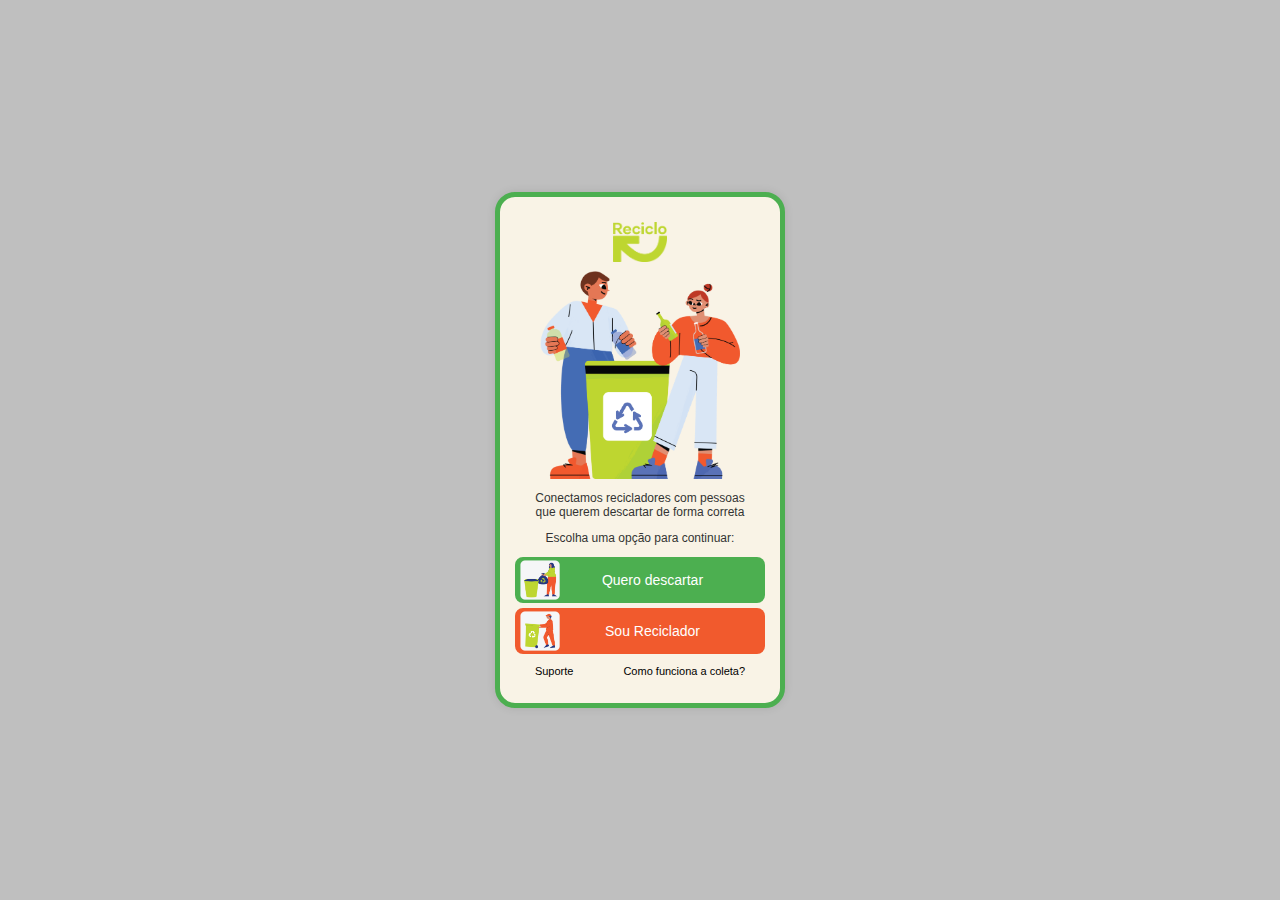
<file: index.html>
<!-- ADIÇÃO DE HREF NAS AREAS CORRETAS, E ADIÇÃO DO HOVER NO CSS, EDIÇÃO NA AREA DE HOVER E BTN. -->
<!DOCTYPE html>
<html lang="pt-BR">
<head>
  <meta charset="UTF-8">
  <meta name="viewport" content="width=device-width, initial-scale=1.0">
  <title>Tela 1 - Home </title>
  <link rel="stylesheet" href="CSS/tela 1/CSS-TELA1-ATUALIZADO1.css">
  <style>a {
    text-decoration: none;
    color: black;
  }</style>
<body>

  <div class="perfil">
  <img class="logo1" src="imgs/tela 1/logo1.png" alt="logo1">

  <img class="ilustra1" src="imgs/tela 1/ilustra1.png" alt="ilustra1">

  <!-- Título -->
  <div class="titulo">
  <p>Conectamos recicladores com pessoas que querem descartar de forma correta</p>
  </div>
  <!-- Texto opçoes -->
   <div class="opcoes">
  <p>Escolha uma opção para continuar:</p>
  </div>
  
  <form>
  <!-- Texto botões -->
   
  <div class="botoes">
    
      <input class="btn" type="button" name="botão" id="inQDesc" value="Quero descartar">
      
      <input class="btn2" type="button" name="botão" id="inBDesc" value="Sou Reciclador">
  </div>
  </form>

  <!-- Como funciona a coleta? -->
   
   <div class="final">
    <a href="HTML-TELA8-1.html"><p>Suporte</p></a>

    <a href="HTML-TELA6-1.html"><p>Como funciona a coleta?</p></a>
  </div>
  
  <script src="JS/tela 1/PAGINA I.js"></script>

</body>
</html>
</file>
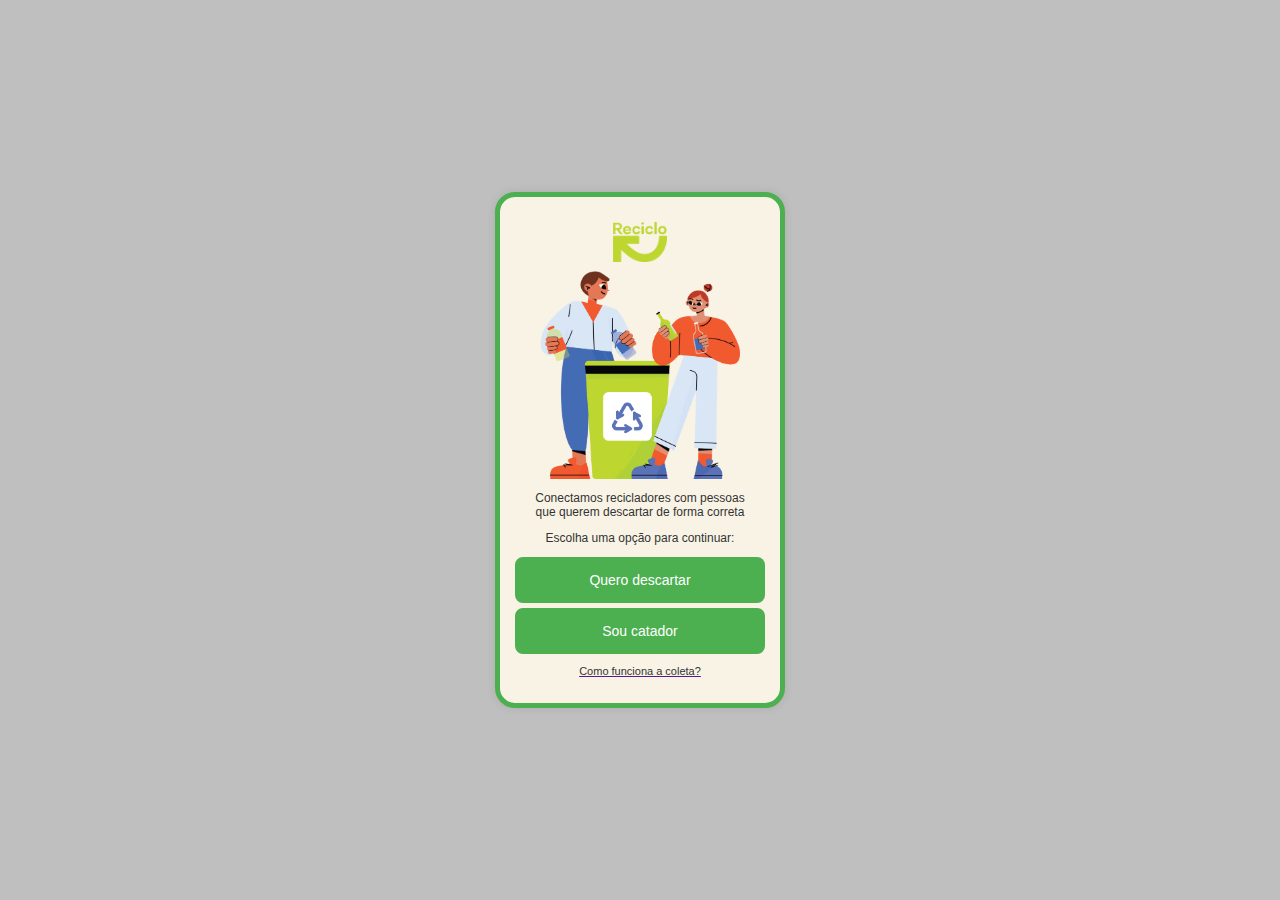
<file: HTML-1 (1).html>
<!-- ADIÇÃO DE HREF NAS AREAS CORRETAS, E ADIÇÃO DO HOVER NO CSS, EDIÇÃO NA AREA DE HOVER E BTN. -->
<!DOCTYPE html>
<html lang="pt-BR">
<head>
  <meta charset="UTF-8">
  <meta name="viewport" content="width=device-width, initial-scale=1.0">
  <title>Tela 1 - Home </title>
  <link rel="stylesheet" href="CSS/tela 1/CSS-1.css">
<body>

  <div class="perfil">
  <img class="logo1" src="imgs/tela 1/logo1.png" alt="logo1">

  <img class="ilustra1" src="imgs/tela 1/ilustra1.png" alt="ilustra1">

  <!-- Título -->
  <div class="titulo">
  <p>Conectamos recicladores com pessoas que querem descartar de forma correta</p>
  </div>
  <!-- Texto opçoes -->
   <div class="opcoes">
  <p>Escolha uma opção para continuar:</p>
  </div>
  
  <form>
  <!-- Texto botões -->
   
  <div class="botoes">
    
      <input class="btn" type="button" name="botão" id="inQDesc" value="Quero descartar">
      
      <input class="btn" type="button" name="botão" id="inBDesc" value="Sou catador">
  </div>
  </form>

  <!-- Como funciona a coleta? -->
   <a href="">
   <div class="final">
    <p>Como funciona a coleta?</p>
  </div>
  </a>
  <script src="JS/tela 1/PAGINA I.js"></script>

</body>
</html>
</file>
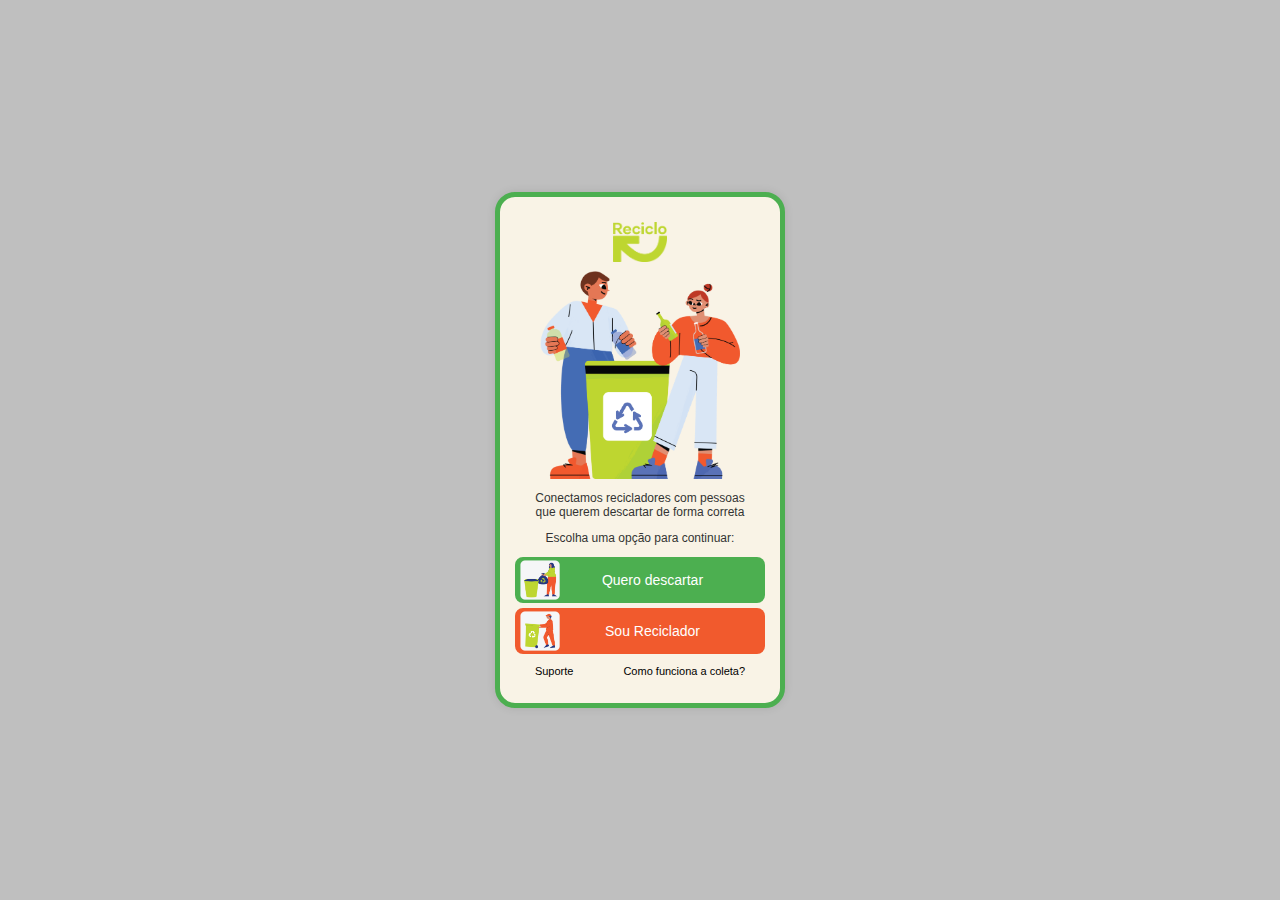
<file: HTML-TELA1- (ATUALIZADO2).html>
<!-- ADIÇÃO DE HREF NAS AREAS CORRETAS, E ADIÇÃO DO HOVER NO CSS, EDIÇÃO NA AREA DE HOVER E BTN. -->
<!DOCTYPE html>
<html lang="pt-BR">
<head>
  <meta charset="UTF-8">
  <meta name="viewport" content="width=device-width, initial-scale=1.0">
  <title>Tela 1 - Home </title>
  <link rel="stylesheet" href="CSS/tela 1/CSS-TELA1-ATUALIZADO1.css">
  <style>a {
    text-decoration: none;
    color: black;
  }</style>
<body>

  <div class="perfil">
  <img class="logo1" src="imgs/tela 1/logo1.png" alt="logo1">

  <img class="ilustra1" src="imgs/tela 1/ilustra1.png" alt="ilustra1">

  <!-- Título -->
  <div class="titulo">
  <p>Conectamos recicladores com pessoas que querem descartar de forma correta</p>
  </div>
  <!-- Texto opçoes -->
   <div class="opcoes">
  <p>Escolha uma opção para continuar:</p>
  </div>
  
  <form>
  <!-- Texto botões -->
   
  <div class="botoes">
    
      <input class="btn" type="button" name="botão" id="inQDesc" value="Quero descartar">
      
      <input class="btn2" type="button" name="botão" id="inBDesc" value="Sou Reciclador">
  </div>
  </form>

  <!-- Como funciona a coleta? -->
   
   <div class="final">
    <a href=""><p>Suporte</p></a>

    <a href="HTML-TELA6-1.html"><p>Como funciona a coleta?</p></a>
  </div>
  </a>
  <script src="JS/tela 1/PAGINA I.js"></script>

</body>
</html>
</file>
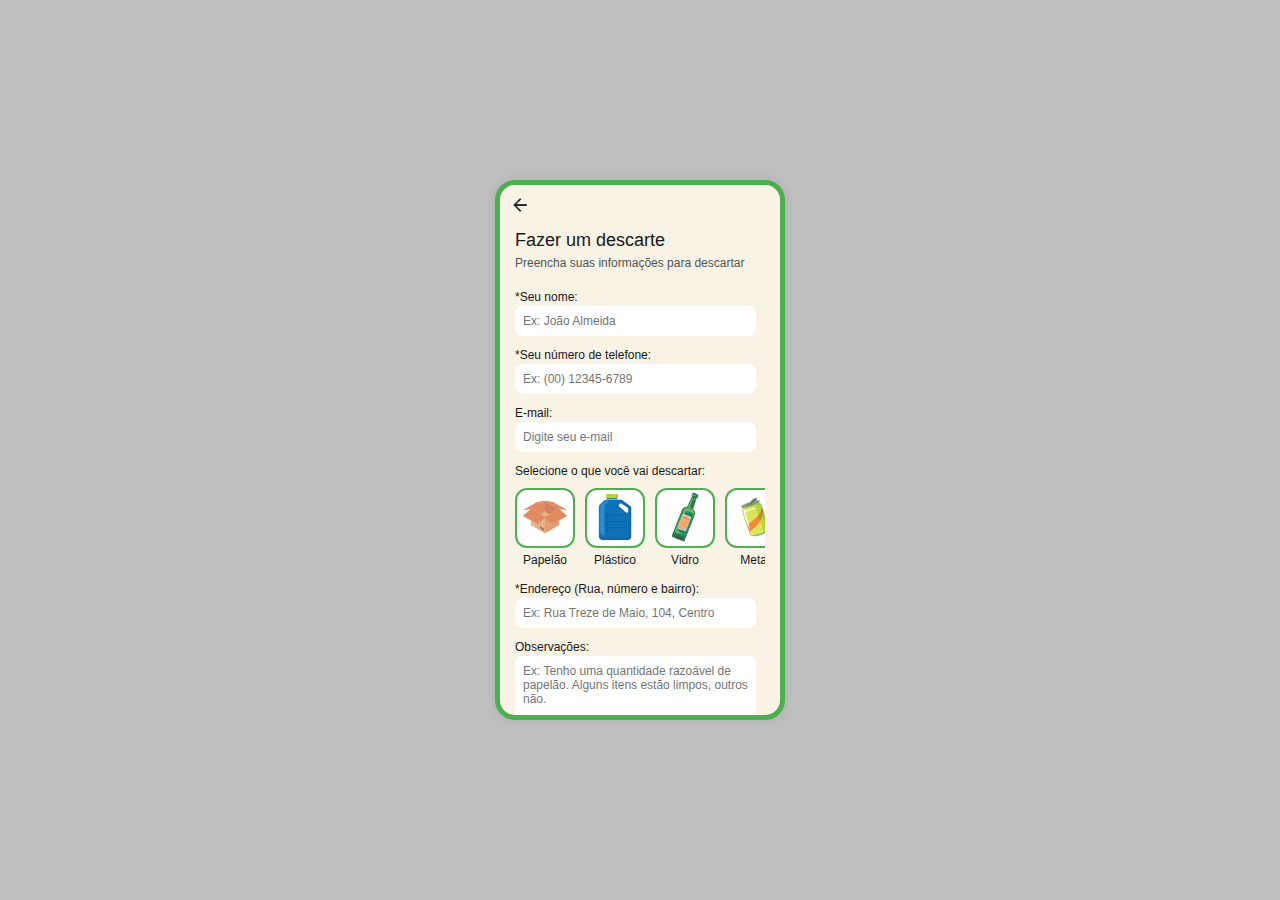
<file: HTML-TELA2-1.html>
<!DOCTYPE html>
<html lang="pt-BR">
<head>
  <meta charset="UTF-8">
  <meta name="viewport" content="width=device-width, initial-scale=1.0">
  <title>Cadastro de Descarte</title>
  <link rel="stylesheet" href="CSS/tela 2/CSS-TELA2-1.css">
  <style>.botao-opcao.selecionado {
            border: 2px solid #f15a2d;
            transform: scale(0.9);
        }</style>
</head>
<body>
 
  <!-- Container principal -->
  <div class="perfil">
    <!-- Botão de voltar -->
     <a href="index.html">
    <img src="imgs/tela 2/seta-voltar.png" alt="Voltar" class="botao-voltar"></a>

    <!-- Título da tela -->
    <h2>Fazer um descarte</h2>
    <p class="descricao">Preencha suas informações para descartar</p>
<form id="inform">
    <!-- Campo Nome -->
    <label for="nome">*Seu nome:</label>
    <input type="text" id="nome" placeholder="Ex: João Almeida" required>

    <!-- Campo Telefone e Email -->
    <div class="linha-contato">
      <label for="telefone">*Seu número de telefone:</label>
      <input type="tel" id="telefone" placeholder="Ex: (00) 12345-6789">

      <label for="email">E-mail:</label>
      <input type="email" id="email" placeholder="Digite seu e-mail">
    </div>

    <!-- Seleção de descarte -->
    <label>Selecione o que você vai descartar:</label>
    <div class="botoes-descartes">
      <div class="opcao-wrapper">
        <button type="button" class="botao-opcao" id="inPapelão" data-valor="papelao">
          <img src="imgs/tela 2/papelao.png" alt="Papelão">
        </button>
        <span>Papelão</span>
      </div>

      <div class="opcao-wrapper">
        <button type="button" class="botao-opcao" id="inPlastico" data-valor="plastico">
          <img src="imgs/tela 2/plastico.png" alt="Plástico">
        </button>
        <span>Plástico</span>
      </div>

      <div class="opcao-wrapper">
        <button  type="button" class="botao-opcao" id="inVidro" data-valor="Vidro">
          <img src="imgs/tela 2/vidro.png" alt="Vidro">
        </button>
        <span>Vidro</span>
      </div>

      <div class="opcao-wrapper">
        <button type="button" class="botao-opcao" id="inMetal" data-valor="Metal">
          <img src="imgs/tela 2/metal.png" alt="Metal">
        </button>
        <span>Metal</span>
      </div>

      <div class="opcao-wrapper">
        <button type="button" class="botao-opcao" id="inEletrônico" data-valor="Eletronico">
          <img src="imgs/tela 2/eletronico.png" alt="Eletrônico">
        </button>
        <span>Eletrônico</span>
      </div>
    </div>

    <!-- Campo Endereço -->
    <label for="endereco">*Endereço (Rua, número e bairro):</label>
    <input type="text" id="endereco" placeholder="Ex: Rua Treze de Maio, 104, Centro" required>

    <!-- Campo Observações -->
    <label for="obs">Observações:</label>
    <textarea id="obs" placeholder="Ex: Tenho uma quantidade razoável de papelão. Alguns itens estão limpos, outros não." required></textarea>

    <!-- Botão final -->
    <button type="submit" class="btn-cadastrar" id="incadastro">Cadastrar descarte</button>
</form>
  </div>
  <script src="JS/tela 2/tela 2.js"></script>
</body>
</html>
</file>
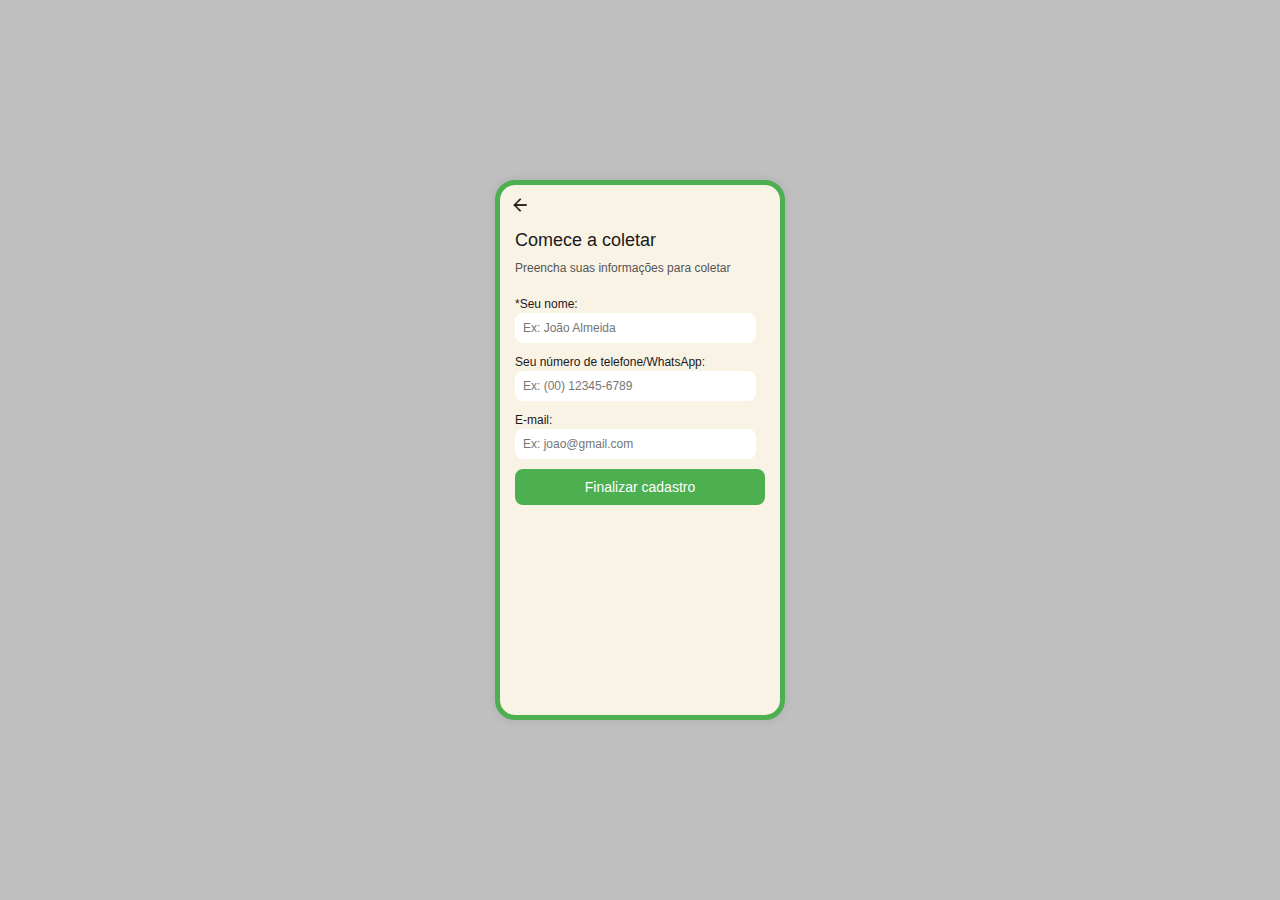
<file: HTML-TELA4-1.html>
<!DOCTYPE html>
<html lang="pt-BR">
<head>
  <meta charset="UTF-8">
  <meta name="viewport" content="width=device-width, initial-scale=1.0">
  <title>Cadastro de Catador</title>
  <link rel="stylesheet" href="CSS/tela 4/CSS-TELA4-1.css">
</head>
<body>
  <!-- Container principal -->
  <div class="perfil">
    <!-- Botão de voltar -->
     <a href="index.html">
    <img src="seta-voltar.png" alt="Voltar" class="botao-voltar"></a>

    <!-- Título da tela -->
    <h2>Comece a coletar</h2>
    <p class="descricao">Preencha suas informações para coletar</p>

    <!-- Campo Nome -->
    <label for="nome" data-categoria="nome">*Seu nome:</label>
    <input type="text" id="nome" placeholder="Ex: João Almeida" required>

    <!-- Campo Telefone e Email -->
    <div class="linha-contato">
      <div class="telefone-box">
        <label for="telefone">Seu número de telefone/WhatsApp:</label>
        <div class="telefone-linha">
          <input type="tel" id="telefone" placeholder="Ex: (00) 12345-6789">
          
        </div>
      </div>

      <label for="email">E-mail:</label>
      <input type="email" id="email" placeholder="Ex: joao@gmail.com">
    </div>

    <!-- Botão final -->
    <a href="HTML-TELA5-1.html">
    <button id="entrar" type="button" class="btn-cadastrar">Finalizar cadastro</button></a>
  </div>

  <script src="JS/tela 4/tela 4.js">
  </script>
</body>
</html>
</file>
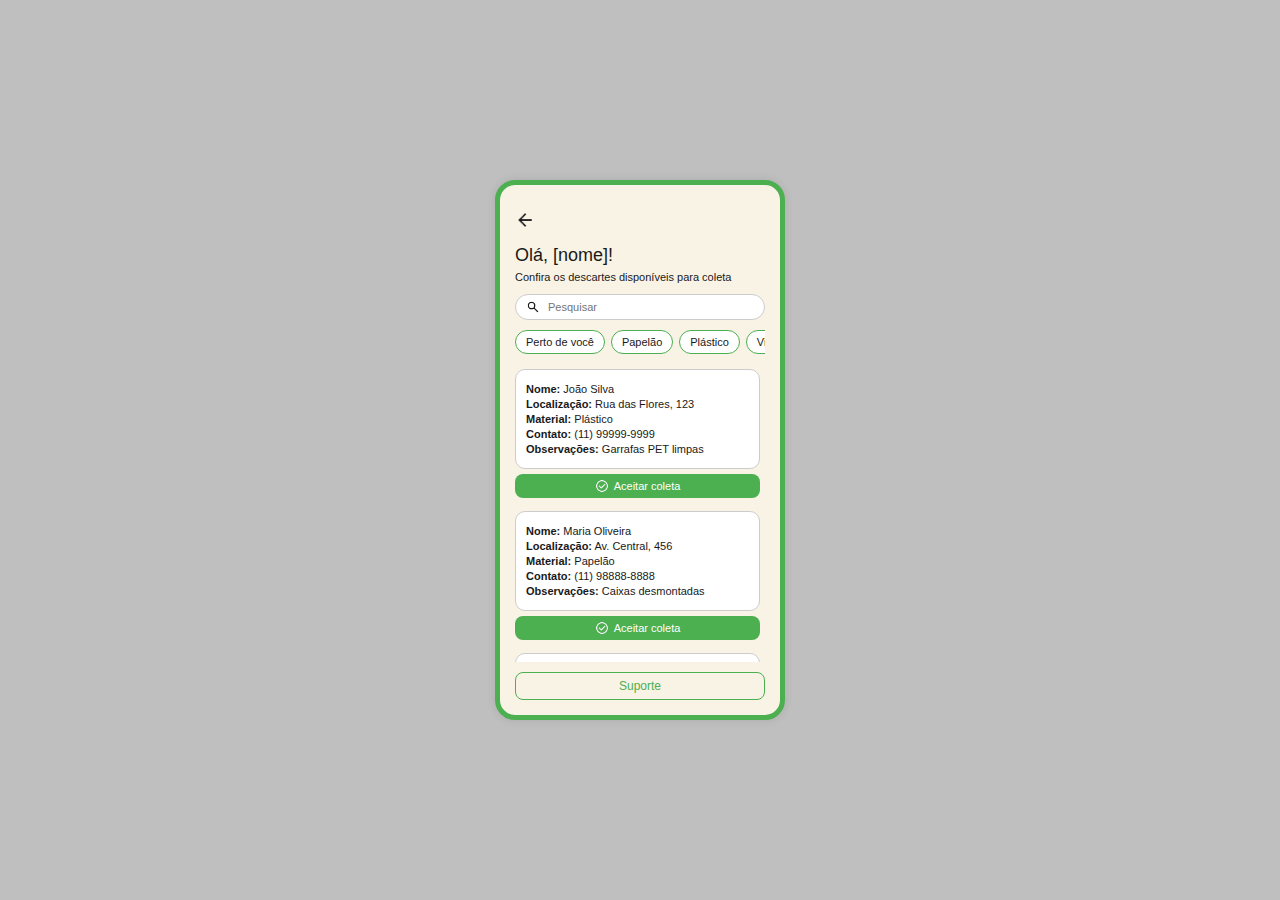
<file: HTML-TELA5-1.html>
<!DOCTYPE html>
<html lang="pt-BR">
<head>
  <meta charset="UTF-8">
  <meta name="viewport" content="width=device-width, initial-scale=1.0">
  <title>Tela do Reciclador</title>
  <link rel="stylesheet" href="CSS/pagina 5/CSS-TELA5-1.css">
</head>
<body>
  <div class="perfil">
    <!-- Cabeçalho fixo -->
    <div class="cabecalho-fixo"><a href="HTML-TELA4-1.html">
      <img src="imgs/tela 5/seta-voltar.png" alt="Voltar" class="botao-voltar"></a>

      <h2>Olá, <span id="nome-catador">[nome]</span>!</h2>
      <p class="subtitulo">Confira os descartes disponíveis para coleta</p>

      <div class="campo-pesquisa">
  <button class="botao-lupa">
    <img src="imgs/tela 5/lupa.png" alt="Pesquisar">
  </button>
  <input type="text" placeholder="Pesquisar" id="campo-pesquisa-input">
</div>


      <div class="filtros-container">
  <button data-categoria="" class="filtro">Perto de você</button>
  <button data-categoria="papelao" class="filtro">Papelão</button>
  <button data-categoria="plastico" class="filtro">Plástico</button>
  <button data-categoria="vidro" class="filtro">Vidro</button>
  <button data-categoria="metal" class="filtro">Metal</button>
  <button type="button" class="icone-limpar" title="Limpar filtros">
    <img src="imgs/tela 5/limpar.png" alt="Limpar filtros">
  </button>
</div>



    </div>

  <!-- Área rolável fixa -->
   
<div class="lista-descartes-container">
  <div class="lista-descartes">



    <div class="item-descarte">
      <div class="caixa-descarte">
        <p><strong>Nome:</strong> João Silva</p>
        <p><strong>Localização:</strong> Rua das Flores, 123</p>
        <p><strong>Material:</strong> Plástico</p>
        <p><strong>Contato:</strong> (11) 99999-9999</p>
        <p><strong>Observações:</strong> Garrafas PET limpas</p>
      </div>
      <button class="botao-aceitar">
        <img src="imgs/tela 5/aceitar.png" alt="Aceitar" class="icone-botao">
        Aceitar coleta
      </button>
    </div>

    <div class="item-descarte">
    <div class="caixa-descarte">
      <p><strong>Nome:</strong> Maria Oliveira</p>
      <p><strong>Localização:</strong> Av. Central, 456</p>
      <p><strong>Material:</strong> Papelão</p>
      <p><strong>Contato:</strong> (11) 98888-8888</p>
      <p><strong>Observações:</strong> Caixas desmontadas</p>
    </div>
    <button class="botao-aceitar">
      <img src="imgs/tela 5/aceitar.png" alt="Aceitar" class="icone-botao">
      Aceitar coleta
    </button>
  </div>

  <div class="item-descarte">
    <div class="caixa-descarte">
      <p><strong>Nome:</strong> Carlos Souza</p>
      <p><strong>Localização:</strong> Rua Bela Vista, 98</p>
      <p><strong>Material:</strong> Vidro</p>
      <p><strong>Contato:</strong> (11) 97777-7777</p>
      <p><strong>Observações:</strong> Garrafas e potes de vidro</p>
      </div>
    <button class="botao-aceitar">
      <img src="imgs/tela 5/aceitar.png" alt="Aceitar" class="icone-botao">
      Aceitar coleta
    </button>
    </div>
</div>

</div>
    <!-- Botão Suporte -->
     
  <button type="button" class="botao-suporte">Suporte</button>
  </div>

  <script src="JS/tela 5/tela 5.js"></script>
</body>
</html>
</file>
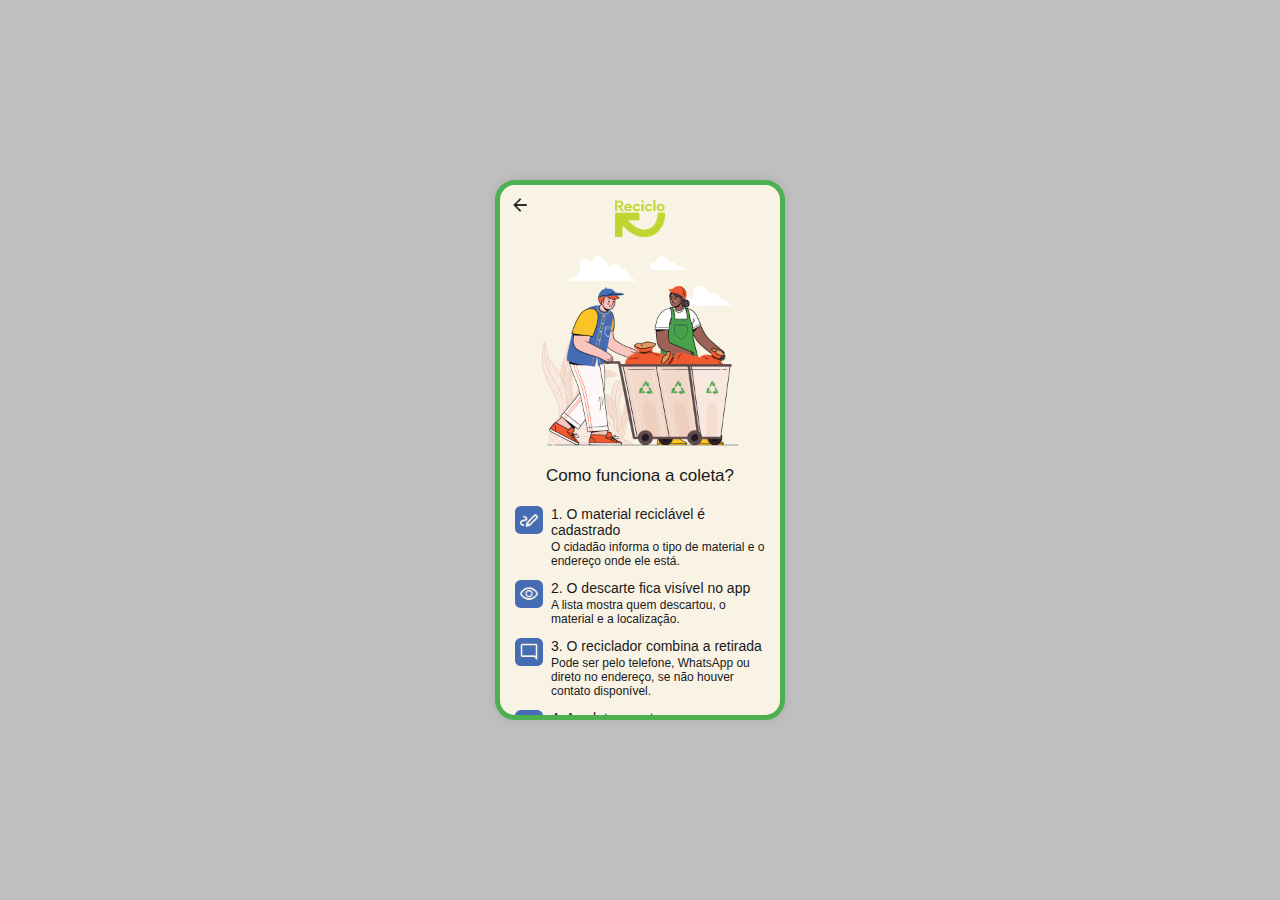
<file: HTML-TELA6-1.html>
<!DOCTYPE html>
<html lang="pt-BR">
<head>
  <meta charset="UTF-8">
  <meta name="viewport" content="width=device-width, initial-scale=1.0">
  <title>Tela 6 - Como funciona a coleta</title>
  <link rel="stylesheet" href="CSS/pagina 6/CSS-TELA6-1.css">
</head>
<body>
  <div class="perfil">
    <!-- Botão voltar (imagem) -->
     <a href="#" id="botao-voltar">
    <img src="imgs/pagina 6/seta-voltar.png" alt="Voltar" class="botao-voltar"></a>

    <!-- Logo (imagem) -->
    <img src="imgs/pagina 6/logo1.png" alt="logo" class="logo">

    <!-- Ilustração -->
    <img class="ilustra3" src="imgs/pagina 6/ilustra4.png" alt="ilustra3">
    
    <!-- Título -->
    <h2>Como funciona a coleta?</h2>

    <!-- Etapas -->
    <div class="passo">
      <img src="imgs/pagina 6/1cadastro.png" alt="Ícone 1">
      <div>
        <div class="titulo-passo">1. O material reciclável é cadastrado</div>
        <div class="texto-passo">O cidadão informa o tipo de material e o endereço onde ele está.</div>
      </div>
    </div>

    <div class="passo">
      <img src="imgs/pagina 6/2visivel.png" alt="Ícone 2">
      <div>
        <div class="titulo-passo">2. O descarte fica visível no app</div>
        <div class="texto-passo">A lista mostra quem descartou, o material e a localização.</div>
      </div>
    </div>

    <div class="passo">
      <img src="imgs/pagina 6/3contato.png" alt="Ícone 3">
      <div>
        <div class="titulo-passo">3. O reciclador combina a retirada</div>
        <div class="texto-passo">Pode ser pelo telefone, WhatsApp ou direto no endereço, se não houver contato disponível.</div>
      </div>
    </div>

    <div class="passo">
      <img src="imgs/pagina 6/4coleta.png" alt="Ícone 4">
      <div>
        <div class="titulo-passo">4. A coleta acontece</div>
        <div class="texto-passo">O reciclador vai até o endereço e recolhe o material.</div>
      </div>
    </div>

    <div class="passo">
      <img src="imgs/pagina 6/5reciclagem.png" alt="Ícone 5">
      <div>
        <div class="titulo-passo">5. O material ganha uma nova vida</div>
        <div class="texto-passo">Segue para a reciclagem, ajudando o meio ambiente e reduzindo o lixo.</div>
      </div>
    </div>

    <!-- Texto resumo -->
    <p class="resumo">Simples assim: você descarta, o catador recolhe, e o meio ambiente agradece.</p>

    <!-- Botão voltar ao início -->
    <a href="index.html"><button class="btn-cadastrar">Voltar ao início</button></a>

    <!-- Texto final -->
    <p class="final">Suporte</p>
  </div>
  <script src="JS/tela 6/tela 6.js"></script>
</body>
</html>
</file>
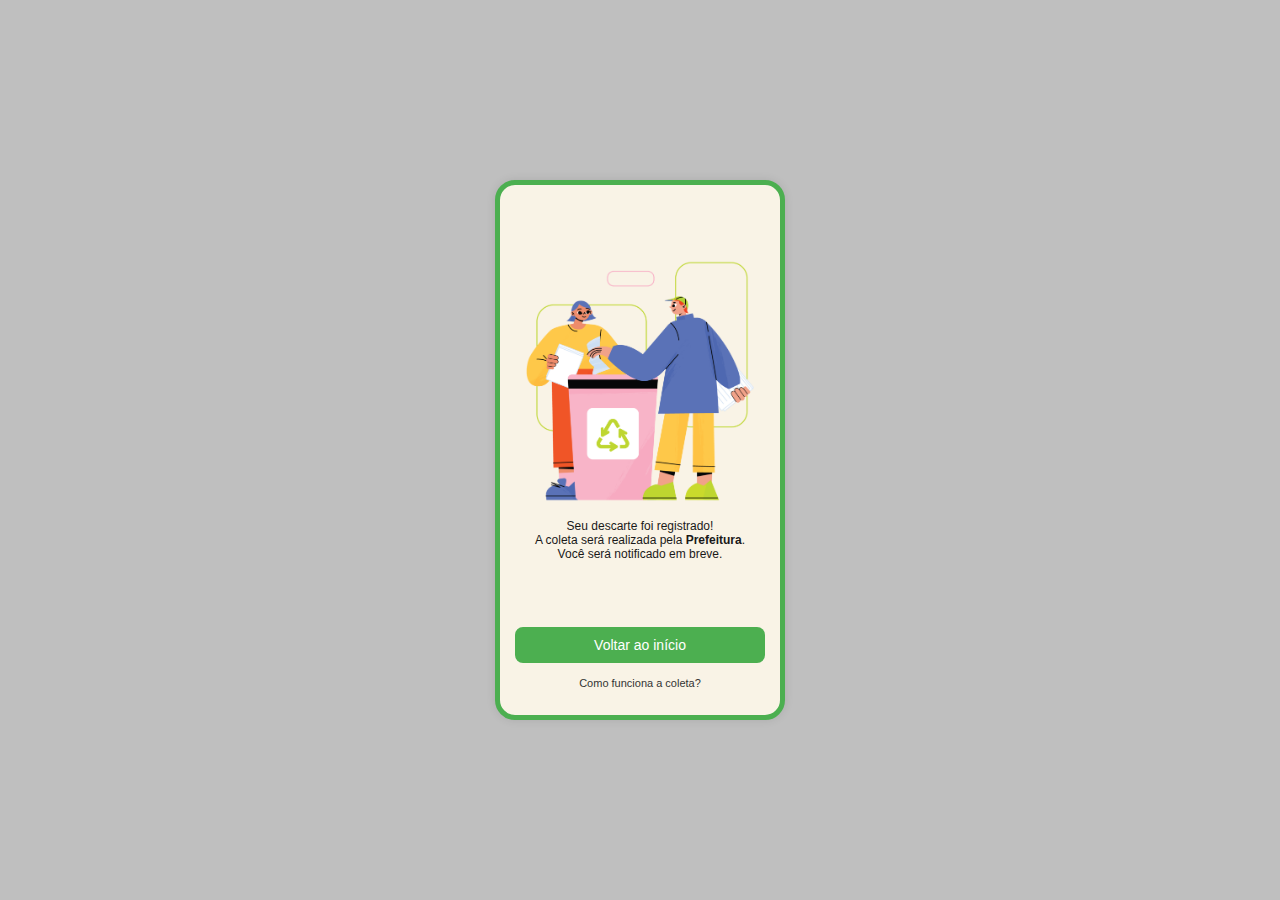
<file: HTML-TELA7-1.html>
<!DOCTYPE html>
<html lang="pt-BR">
<head>
  <meta charset="UTF-8">
  <meta name="viewport" content="width=device-width, initial-scale=1.0">
  <title>Confirmação de Descarte</title>
  <link rel="stylesheet" href="CSS/tela 7/CSS-TELA7-1.css">
</head>
<body>
  <div class="perfil">
    <div class="conteudo">
      <img src="ilustra7.png" alt="Descarte registrado" class="imagem-central">
      <p class="mensagem">
        Seu descarte foi registrado! <br>
        A coleta será realizada pela <strong>Prefeitura</strong>. <br>
        Você será notificado em breve.
      </p>
    </div><a href="index.html">
    <button class="btn-cadastrar">Voltar ao início</button></a>
    <a href="HTML-TELA6-1.html"><p class="final">Como funciona a coleta?</p></a>
  </div>


</body>
</html>
</file>
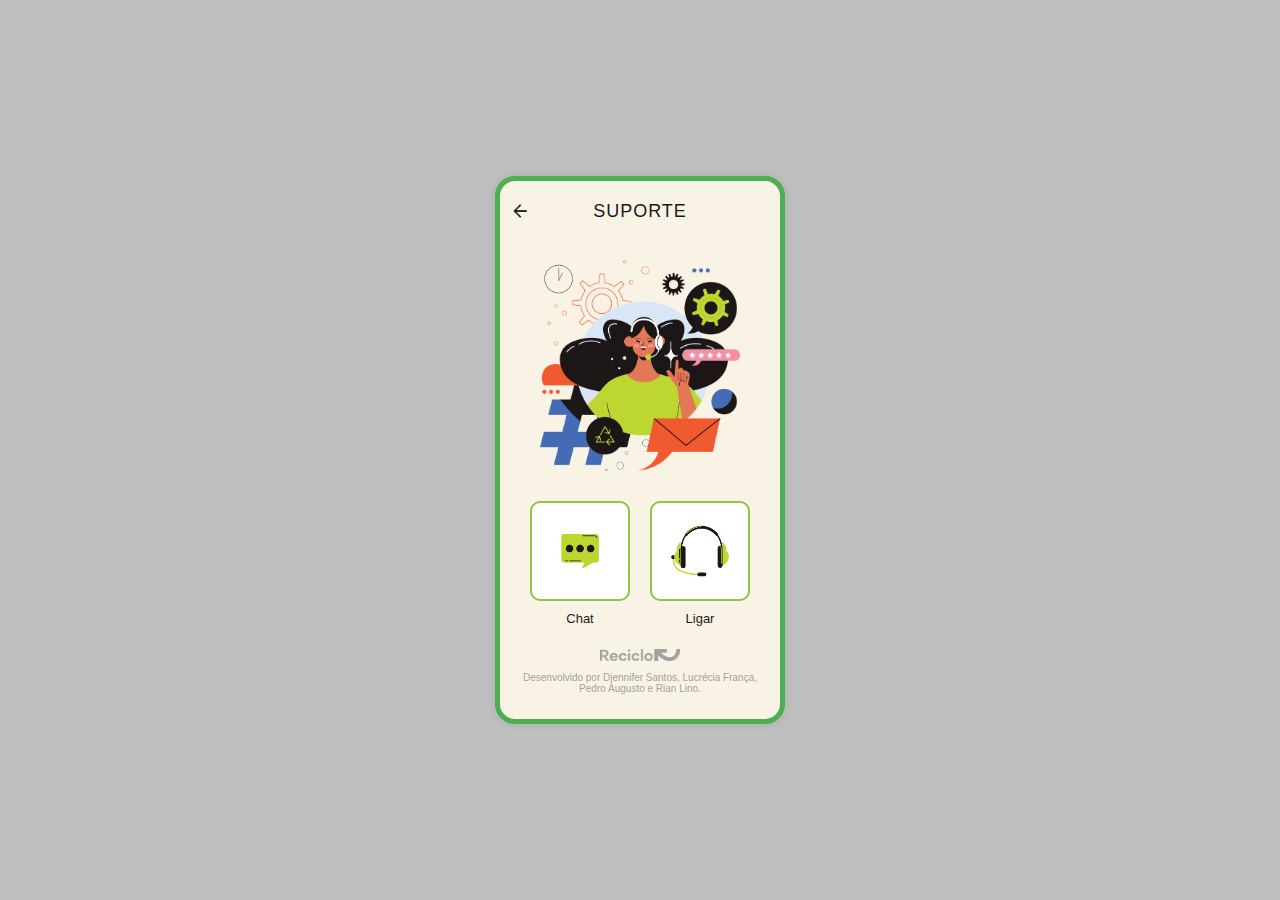
<file: HTML-TELA8-1.html>
<!DOCTYPE html>
<html lang="pt-BR">
<head>
  <meta charset="UTF-8">
  <meta name="viewport" content="width=device-width, initial-scale=1.0">
  <title>Tela 8 - Suporte</title>
  <link rel="stylesheet" href="CSS/tela 8/CSS-TELA8-1.css">
</head>
<body>
  <div class="perfil">

    <!-- Botão de voltar -->
     <a href="#" id="botao-voltar">
    <img src="imgs/tela 8/seta-voltar.png" alt="Voltar" class="botao-voltar"></a>

    <!-- Título centralizado -->
    <p class="titulo">SUPORTE</p>

    <!-- Ilustração central -->
    <img src="imgs/tela 8/ilustra8.png" alt="Suporte" class="ilustra3">

    <!-- Área dos botões -->
<div class="botoes">

  <div class="grupo-botao">
    <button class="botao-opcao">
      <img src="imgs/tela 8/balao.png" alt="Chat" class="icone-botao">
    </button>
    <p class="texto-botao">Chat</p>
  </div>

  <div class="grupo-botao">
    <button class="botao-opcao">
      <img src="imgs/tela 8/fone.png" alt="Ligar" class="icone-botao">
    </button>
    <p class="texto-botao">Ligar</p>
  </div>

</div>


    <!-- Rodapé -->
    <div class="rodape">
      <img src="imgs/tela 8/logo.png" alt="Logo" class="logo-rodape">
      <p>Desenvolvido por Djennifer Santos, Lucrécia França, Pedro Augusto e Rian Lino.</p>
    </div>

  </div>
  <script src="JS/tela 8/tela 8.js"></script>
</body>
</html>
</file>
<file: CSS/tela 1/CSS-TELA1-ATUALIZADO1.css>
/* Estilo básico da página */ 
body {
  font-family: Helvetica, sans-serif;
  text-align: center;
  display: flex;
  justify-content: center; /* centraliza horizontalmente */
  align-items: center;     /* centraliza verticalmente */
  min-height: 100vh;       /* ocupa 100% da altura da tela */
  margin: 0;
  background-color: #bfbfbf;
}

/* Estilos do container principal do perfil */
.perfil {
  background-color: #F9F3E6;
  width: 90%; /* responsividade */
  max-height: 500px; /* responsividade */
  border: 5px solid #4caf50;
  border-radius: 20px;
  box-shadow: 0 0 10px rgba(0,0,0,0.1);
  max-width: 250px;
  padding: 15px 15px 15px 15px; /* padding-top right-bottom-left */
}

.logo1 {
  width: auto;
  height: 40px;
  margin-top: 10px;
}

.ilustra1 {
  width: 200px;   /* largura */
  height: auto;   /* altura automática, mantém proporção */
  display: block; /* permite centralizar com margin */
  margin: 5px auto; /* centraliza horizontalmente */
}

/* Texto principal */
.titulo {
  font-size: 12px;
  color: #333;
  max-width: 210px; /* limite de largura */
  margin: 0px auto; /* centraliza horizontalmente */
}

/* Texto secundário */
.opcoes {
  font-size: 12px;
  color: #333;
}

/* Container dos botões */
.botoes {
  display: flex;
  flex-direction: column; /* força ficar em coluna (um abaixo do outro) */
  gap: 5px; /* espaço entre os botões */
}
/* Estilo do botao Quero descartar com imagem à esquerda */
.btn {
  padding: 15px 15px 15px 40px; /* aumenta padding-left para a imagem */
  font-size: 14px;
  font-family: Helvetica;
  border: none;
  border-radius: 8px;
  background-color: #4caf50;
  color: white;
  cursor: pointer;
  background-image: url('botao-descartar.png'); 
  background-repeat: no-repeat;
  background-position: 5px center; /* posição da imagem */
  background-size: 40px 40px; /* tamanho da imagem */
}

/* Estilo do botao Catador com imagem à esquerda */
.btn2 {
  padding: 15px 15px 15px 40px; /* aumenta padding-left para a imagem */
  font-size: 14px;
  font-family: Helvetica;
  border: none;
  border-radius: 8px;
  background-color: #f15a2d;
  color: white;
  cursor: pointer;
  background-image: url('botao-catador.png');
  background-repeat: no-repeat;
  background-position: 5px center; /* posição da imagem */
  background-size: 40px 40px; /* tamanho da imagem */
}

.btn:hover {
  background-color: #45a049;
}

.btn2:hover {
  background-color: #e9512f;
}

/* Links*/
.final {
  display: flex;
  justify-content:center;
  gap: 50px;
  font-size: 11px;
  color: #333;
}
</file>
<file: CSS/tela 1/CSS-1.css>
/* Estilo básico da página */ 
body {
  font-family: Helvetica, sans-serif;
  text-align: center;
  display: flex;
  justify-content: center; /* centraliza horizontalmente */
  align-items: center;     /* centraliza verticalmente */
  min-height: 100vh;       /* ocupa 100% da altura da tela */
  margin: 0;
  background-color: #bfbfbf;
}

/* Estilos do container principal do perfil */
.perfil {
  background-color: #F9F3E6;
  width: 90%; /* responsividade */
  max-height: 500px; /* responsividade */
  border: 5px solid #4caf50;
  border-radius: 20px;
  box-shadow: 0 0 10px rgba(0,0,0,0.1);
  max-width: 250px;
  padding: 15px 15px 15px 15px; /* padding-top right-bottom-left */
}

.logo1 {
  width: auto;
  height: 40px;
  margin-top: 10px;
}

.ilustra1 {
  width: 200px;   /* largura */
  height: auto;   /* altura automática, mantém proporção */
  display: block; /* permite centralizar com margin */
  margin: 5px auto; /* centraliza horizontalmente */
}

/* Texto principal */
.titulo {
  font-size: 12px;
  color: #333;
  max-width: 210px; /* limite de largura */
  margin: 0px auto; /* centraliza horizontalmente */
}

/* Texto secundário */
.opcoes {
  font-size: 12px;
  color: #333;
}

/* Container dos botões */
.botoes {
  display: flex;
  flex-direction: column; /* força ficar em coluna (um abaixo do outro) */
  gap: 5px; /* espaço entre os botões */
}

  

/* Estilo dos botões */
.btn {
  padding: 15px;
  font-size: 14px;
  font-family: Helvetica;
  border: none;
  border-radius: 8px;
  background-color: #4caf50;
  color: white;
  cursor: pointer;
}

.btn:hover {
  background-color: #45a049;
  transform: scale(1.1); /* Aumenta o tamanho em 10% */
  border-radius: 5px; /* Adicionado para bordas arredondadas que ficam bonitas no zoom */
    transition: transform 0.3s ease-in-out;
    cursor: pointer; /* Muda o cursor para indicar que é clicável/interativo */
}

/* Como funciona a coleta? */
.final {
  font-size: 11px;
  color: #333;
}
</file>
<file: CSS/tela 2/CSS-TELA2-1.css>
/* Estilo básico da página */
body {
  font-family: Helvetica, sans-serif;
  text-align: center;
  display: flex;
  justify-content: center; /* centraliza horizontalmente */
  align-items: center; /* centraliza verticalmente */
  min-height: 100vh; /* ocupa 100% da altura da tela */
  margin: 0;
  background-color: #bfbfbf;
  color: #1a1919;
}

/* Estilos do container principal do perfil */
.perfil {
  position: relative; /* necessário para posicionamento do botão de voltar */
  background-color: #F9F3E6;
  width: 90%; /* responsividade */
  max-height: 500px; /* responsividade */
  border: 5px solid #4caf50;
  border-radius: 20px;
  box-shadow: 0 0 10px rgba(0,0,0,0.1);
  max-width: 250px;
  padding: 15px 15px 15px 15px; /* padding-top right-bottom-left */
  overflow-y: auto; /* rolagem caso conteúdo ultrapasse */
  font-size: 12px;  /* muda o tamanho */
  font-weight: normal;  /* tira o negrito */
  text-align: left;
}

/* Botão de voltar (imagem) */
.botao-voltar {
  position: absolute;
  top: 10px;
  left: 10px;
  width: 20px;   /* ajuste o tamanho conforme desejar */
  height: 20px;
  cursor: pointer;
}

/* Título - Fazer um descarte */
h2 {
  margin-top: 30px;
  font-weight: normal;  /* tira o negrito */
  margin-bottom: 5px;
}

/* Subtítulo */
.descricao {
  font-size: 12px;      /* tamanho da fonte */
  color: #555;          /* cor do texto */
  margin-top: 5px;
  margin-bottom: 20px;  /* espaço abaixo */
}

/* texto de todos os campos */
label {
  display: block;
  text-align: left;
  margin-top: 2px;
  margin-bottom: 2px;
  font-size: 12px;
}

/* caixa de todos os campos */
input, textarea {
  width: 90%;
  padding: 8px;
  border-radius: 8px;
  border: none;
  margin-bottom: 10px;
  font-size: 12px;
}

/* Ajuste do tamanho da caixa de Observações */
textarea {
  resize: none;
  height: 50px;
  font-family: Helvetica;
}

.botoes-descartes {
  display: flex;
  gap: 10px;
  margin: 10px 0;
  overflow-x: auto;
  scroll-behavior: smooth;
  padding: 0px; 
  padding-bottom: 5px;
}

.opcao-wrapper {
  display: flex;
  flex-direction: column;
  align-items: center;
  flex: 0 0 auto; /* impede encolher */
}

.botao-opcao {
  background: #fff;
  border: 2px solid #4caf50;
  border-radius: 12px;
  padding: 5px;
  cursor: pointer;
  display: flex;
  justify-content: center;
  align-items: center;
  width: 60px;
  height: 60px;
}

.botao-opcao img {
  width: 50px;
  height: 50px;
  margin-bottom: 3px;
}

.opcao-wrapper span {
  margin-top: 5px;
  font-size: 12px;
  text-align: center;
}

/* Opcional: esconder a barra de rolagem */
.botoes-descartes::-webkit-scrollbar { display: none; }
.botoes-descartes { -ms-overflow-style: none; scrollbar-width: none; }

/* Botão principal */
.btn-cadastrar {
  width: 100%;
  padding: 10px;
  background-color: #4caf50;
  border: none;
  border-radius: 8px;
  color: white;
  font-size: 14px;
  cursor: pointer;
  margin-top: 15px;
}

.btn-cadastrar:hover {
  background-color: #45a049;
}
</file>
<file: CSS/tela 4/CSS-TELA4-1.css>
/* Estilo básico da página */
body {
  font-family: Helvetica, sans-serif;
  display: flex;
  justify-content: center;
  align-items: center;
  min-height: 100vh;
  margin: 0;
  background-color: #bfbfbf;
  color: #1a1919;
}

/* Estilos do container principal do perfil */
.perfil {
  position: relative;
  background-color: #F9F3E6;
  width: 90%;
  min-height: 500px;
  border: 5px solid #4caf50;
  border-radius: 20px;
  box-shadow: 0 0 10px rgba(0,0,0,0.1);
  max-width: 250px;
  padding: 15px;
  overflow-y: auto;
  font-size: 12px;
  font-weight: normal;
  text-align: left;
  display: flex;
  flex-direction: column;
  justify-content: flex-start;
}

/* Botão de voltar (imagem) */
.botao-voltar {
  position: absolute;
  top: 10px;
  left: 10px;
  width: 20px;
  height: 20px;
  cursor: pointer;
}

/* Título */
h2 {
  margin: 30px 0 5px;
  font-weight: normal;
}

/* Subtítulo */
.descricao {
  font-size: 12px;
  color: #555;
  margin: 5px 0 20px;
}

/* texto de todos os campos */
label {
  display: block;
  margin: 2px 0;
  font-size: 12px;
  text-align: left;
}

/* caixa de todos os campos */
input, textarea {
  width: 90%;
  padding: 8px;
  border: none;
  border-radius: 8px;
  margin-bottom: 10px;
  font-size: 12px;
}

/* Alinhamento telefone + botão */
.telefone-linha {
  display: flex;
  align-items: flex-start; /* topo alinhado */
  gap: 5px;
}

/* Botão de alternância */
.btn-toggle {
  padding: 6px 10px;
  font-size: 11px;
  border-radius: 6px;
  border: 1px solid #888;
  background-color: #e0e0e0;
  cursor: pointer;
  transition: background 0.2s, color 0.2s;
  white-space: nowrap;
}

/* Estado normal */
.btn-toggle[aria-pressed="false"] {
  background-color: #e0e0e0;
  color: #333;
}

/* Estado ativo (selecionado) */
.btn-toggle[aria-pressed="true"] {
  background-color: #4caf50;
  color: #fff;
  border-color: #4caf50;
}

/* Botão principal */
.btn-cadastrar {
  width: 100%;
  padding: 10px;
  background: #4caf50;
  border: none;
  border-radius: 8px;
  color: #fff;
  font-size: 14px;
  cursor: pointer;
  margin-top: auto;
}

.btn-cadastrar:hover {
  background: #45a049;
}
</file>
<file: CSS/pagina 5/CSS-TELA5-1.css>
/* Estilo básico da página */
body {
  font-family: Helvetica, sans-serif;
  display: flex;
  justify-content: center;
  align-items: center;
  min-height: 100vh;
  margin: 0;
  background-color: #bfbfbf;
  color: #1a1919;
  overflow-y: auto;
}

/* Container principal */
.perfil {
  position: relative;
  background-color: #F9F3E6;
  width: 90%;
  max-width: 250px;
  max-height: 500px;
  border: 5px solid #4caf50;
  border-radius: 20px;
  box-shadow: 0 0 10px rgba(0,0,0,0.1);
  padding: 15px;
  font-size: 12px;
  text-align: left;
  display: flex;
  flex-direction: column;
}

/* Botão de voltar */
.botao-voltar {
  position: absolute;
  top: 10px;
  width: 20px;
  height: 20px;
  cursor: pointer;
}

/* Cabeçalho fixo */
.cabecalho-fixo {
  position: sticky;
  top: 0;
  background-color: #F9F3E6;
  z-index: 10;
  padding-top: 25px; /* espaço por causa da seta */
}

/* Título e subtítulo */
h2 {
  margin: 20px 0 5px;
  font-weight: normal;
}

.subtitulo {
  margin-top: 0;
  font-size: 11px;
}

/* Campo de pesquisa */
.campo-pesquisa {
  display: flex;
  align-items: center;
  background-color: #fff;
  border: 1px solid #ccc;
  border-radius: 15px;
  padding: 5px 10px;
  margin: 10px 0;
}

/* Botão da lupa */
.botao-lupa {
  background: none;
  border: none;
  cursor: pointer;
  padding: 0;
  margin-right: 6px; /* espaço entre lupa e input */
  display: flex;
  align-items: center;
}

.botao-lupa img {
  width: 14px;
  height: 14px;
}

/* Input de pesquisa */
.campo-pesquisa input {
  border: none;
  outline: none;
  font-size: 11px;
  flex: 1;
  background-color: transparent;
}


.filtros-container {
  display: flex;
  align-items: center;
  overflow-x: auto;
  gap: 6px;
  margin-bottom: 10px;
  padding-bottom: 5px;
}

.filtro {
  border: 1px solid #4caf50;
  background-color: #fff;
  color: #1a1919;
  border-radius: 15px;
  padding: 5px 10px;
  cursor: pointer;
  font-size: 11px;
  flex-shrink: 0;
  transition: all 0.2s ease;
}

.filtro:hover {
  background-color: #eaf7ea;
}

/* Estado quando selecionado: totalmente verde */
.filtro.selecionado {
  background-color: #4caf50;
  color: #fff;
  border-color: #4caf50;
}

.icone-limpar {
  background: none;
  border: none;
  cursor: pointer;
  flex-shrink: 0;
  display: flex;
  align-items: center;
  padding: 0;
}

.icone-limpar img {
  width: 18px;
  height: 18px;
}


/* Container rolável com altura fixa */
.lista-descartes-container {
  height: 300px; /* ajuste conforme necessário */
  overflow-y: auto; /* rolagem vertical */
  padding-right: 5px;
  box-sizing: border-box; /* evita overflow por padding */
}

/* Lista de descartes ocupa 100% do container */
.lista-descartes {
  display: flex;
  flex-direction: column;
  gap: 10px;
}

/* Cada item mantém caixa + botão */
.item-descarte {
  display: flex;
  flex-direction: column;
}

/* Caixas de descartes */
.caixa-descarte {
  background-color: #fff;
  border: 1px solid #ccc;
  border-radius: 10px;
  padding: 10px;
  word-wrap: break-word;
  overflow-wrap: break-word;
}

.caixa-descarte p {
  margin: 3px 0;
  font-size: 11px;
  word-wrap: break-word;
  overflow-wrap: break-word;
}

/* Botão Aceitar coleta abaixo da caixa */
.botao-aceitar {
  display: flex;
  align-items: center;
  justify-content: center;
  gap: 5px;
  background-color: #4caf50;
  color: white;
  border: none;
  border-radius: 8px;
  font-size: 11px;
  padding: 5px 8px;
  cursor: pointer;
  margin-top: 5px;
  margin-bottom: 3px;
}

.botao-aceitar:hover {
  background-color: #3e8e41;
}

.icone-botao {
  width: 14px;
  height: 14px;
}



/* Botão Suporte */
.botao-suporte {
  border: 1px solid #4caf50;
  background-color: transparent;
  color: #4caf50;
  border-radius: 8px;
  padding: 6px 0;
  font-size: 12px;
  margin-top: 10px;
  cursor: pointer;
}

.botao-suporte:hover {
  background-color: #eaf7ea;
}
</file>
<file: CSS/pagina 6/CSS-TELA6-1.css>
/* Estilo básico da página */
body {
  font-family: Helvetica, sans-serif;
  display: flex;
  justify-content: center;
  align-items: center;
  min-height: 100vh;
  margin: 0;
  background-color: #bfbfbf;
  color: #1a1919;
  overflow-y: auto;
}

/* Estilos do container principal do perfil */
.perfil {
  position: relative; /* necessário para posicionamento do botão de voltar */
  background-color: #F9F3E6;
  width: 90%; /* responsividade */
  max-height: 500px; /* responsividade */
  border: 5px solid #4caf50;
  border-radius: 20px;
  box-shadow: 0 0 10px rgba(0,0,0,0.1);
  max-width: 250px;
  padding: 15px 15px 15px 15px; /* padding-top right-bottom-left */
  overflow-y: auto; /* rolagem caso conteúdo ultrapasse */
  font-size: 12px;  /* muda o tamanho */
  font-weight: normal;  /* tira o negrito */
  text-align: left;
}

/* Botão de voltar (imagem) */
.botao-voltar {
  position: absolute;
  top: 10px;
  left: 10px;
  width: 20px;
  height: auto;
  cursor: pointer;
}

/* Logo */
.logo {
  display: block;        /* garante que margin funcione */
  margin: 0 auto;        /* centraliza horizontalmente */
  width: 50px;          /* ajuste o tamanho que quiser */
  height: auto;          /* mantém proporção */

}

.ilustra3 {
  width: 200px;   /* largura */
  height: auto;   /* altura automática, mantém proporção */
  display: block; /* permite centralizar com margin */
  margin: 15px auto 20px; /* topo, laterais e baixo */
}

/* Título principal */
h2 {
  margin: 5px 0 20px;
  font-weight: normal;
  font-size: 17px;
  text-align: center;
}

/* Estrutura caixa imagem */
.passo {
  display: flex;
  align-items: flex-start;
  margin-bottom: 12px;
  gap: 8px;
}

/* Estilo caixa imagem */
.passo img {
  width: 20px;
  height: 20px;
  flex-shrink: 0;
  background: #466cb4;
  border-radius: 20%;
  padding: 4px;
}

/* Títulos */
.titulo-passo {
  font-family: Helvetica;
  font-size: 14px;
  color: #1a1919;
  margin-bottom: 2px;
}

/* Descrição */
.texto-passo {
  font-size: 12px;
  font-weight: normal;
}

/* Texto resumo */
.resumo {
  margin: 15px 0;
  font-size: 12px;
  text-align: center;
  font-style: italic;
}

/* Botão Voltar ao início */
.btn-cadastrar {
  width: 100%;
  padding: 10px;
  background: #4caf50;
  border: none;
  border-radius: 8px;
  color: #fff;
  font-size: 14px;
  cursor: pointer;
  margin-top: auto;
}

.btn-cadastrar:hover {
  background: #45a049;
}

.final {
  margin-top: 8px;
  font-size: 11px;
  color: #333;
  text-align: center;
}
a {text-decoration: none;}
</file>
<file: CSS/tela 7/CSS-TELA7-1.css>
/* Estilo básico da página */
body {
  font-family: Helvetica, sans-serif;
  display: flex;
  justify-content: center;
  align-items: center;
  min-height: 100vh;
  margin: 0;
  background-color: #bfbfbf;
  color: #1a1919;
}

/* Estilos do container principal do perfil */
.perfil {
  position: relative;
  background-color: #F9F3E6;
  width: 90%;
  min-height: 500px;
  border: 5px solid #4caf50;
  border-radius: 20px;
  box-shadow: 0 0 10px rgba(0,0,0,0.1);
  max-width: 250px;
  padding: 15px;
  overflow-y: auto;
  font-weight: normal;
  text-align: center; /* centraliza conteúdo */
  display: flex;
  flex-direction: column;
  justify-content: space-between; /* coloca o botão no rodapé */
}

/* Conteúdo central */
.conteudo {
  display: flex;
  flex-direction: column;
  align-items: center;
  gap: 5px; /* espaço entre imagem e texto */
  margin-top: 60px;
}

/* Imagem central */
.imagem-central {
  max-width: 100%;
  height: auto;
  border-radius: 10px;
}

/* Texto da mensagem */
.mensagem {
  font-size: 12px;
  color: #1a1919;
  text-align: center;
}

/* Botão principal */
.btn-cadastrar {
  width: 100%;
  padding: 10px;
  background: #4caf50;
  border: none;
  border-radius: 8px;
  color: #fff;
  font-size: 14px;
  cursor: pointer;
  margin-top: 50px;
}

.btn-cadastrar:hover {
  background: #45a049;
}
/* Texto final */
.final {
  font-size: 11px;
  color: #333;
}
a {
  text-decoration: none;
}
</file>
<file: CSS/tela 8/CSS-TELA8-1.css>
/* Estilo básico da página */
body {
  font-family: Helvetica, sans-serif;
  display: flex;
  justify-content: center;
  align-items: center;
  min-height: 100vh;
  margin: 0;
  background-color: #bfbfbf;
  color: #1a1919;
}

/* Container principal */
.perfil {
  position: relative;
  background-color: #F9F3E6;
  width: 90%;
  min-height: 500px;
  border: 5px solid #4caf50;
  border-radius: 20px;
  box-shadow: 0 0 10px rgba(0,0,0,0.1);
  max-width: 250px;
  padding: 15px;
  overflow-y: auto;
  font-weight: normal;
  text-align: center;
  display: flex;
  flex-direction: column;
  justify-content: space-between;
}

/* Botão de voltar (imagem) */
.botao-voltar {
  position: absolute;
  top: 20px;
  left: 10px;
  width: 20px;
  height: auto;
  cursor: pointer;
}

/* Título "SUPORTE" */
.titulo {
  margin-top: 5px;
  text-align: center;
  font-size: 18px;
  letter-spacing: 1px;
}

/* Imagem central */
.ilustra3 {
  width: 200px;
  height: auto;
  display: block;
  margin: 20px auto 30px;
}

/* Área dos botões */
.botoes {
  display: flex;
  justify-content: center;
  gap: 15px;
  margin-top: 50;
  margin-bottom: 0px;
}

/* Área dos botões */
.botoes {
  display: flex;
  justify-content: center;
  align-items: center;
  gap: 20px;
  margin-bottom: 10px;
}

/* Grupo botão + texto */
.grupo-botao {
  display: flex;
  flex-direction: column;
  align-items: center;
}

/* Botões de Chat e Ligar */
.botao-opcao {
  background-color: #ffffff; /* verde claro */
  color: #1a1919;
  border: 2px solid #8dc640; /* borda verde */
  border-radius: 10px;
  width: 100px;
  height: 100px;
  display: flex;
  align-items: center;
  justify-content: center;
  cursor: pointer;
  font-size: 12px;
  transition: 0.3s;
}

/* Efeito ao passar o mouse */
.botao-opcao:hover {
  background-color: #d9e4f4; /* um pouco mais escuro ao passar o mouse */
}

/* Ícones dentro dos botões */
.icone-botao {
  width: 60px;
  height: auto;
}

/* Texto abaixo dos botões */
.texto-botao {
  margin-top: 10px;
  font-size: 13px;
  color: #1a1919;
}


/* Rodapé */
.rodape {
  display: flex;
  align-items: center;
  justify-content: center;
  flex-direction: column;
  font-size: 10px;
  text-align: center;
  color:#a1a1a1;
}

.logo-rodape {
  width: 80px;
  height: auto;
  margin-bottom: 1px;
}
</file>
